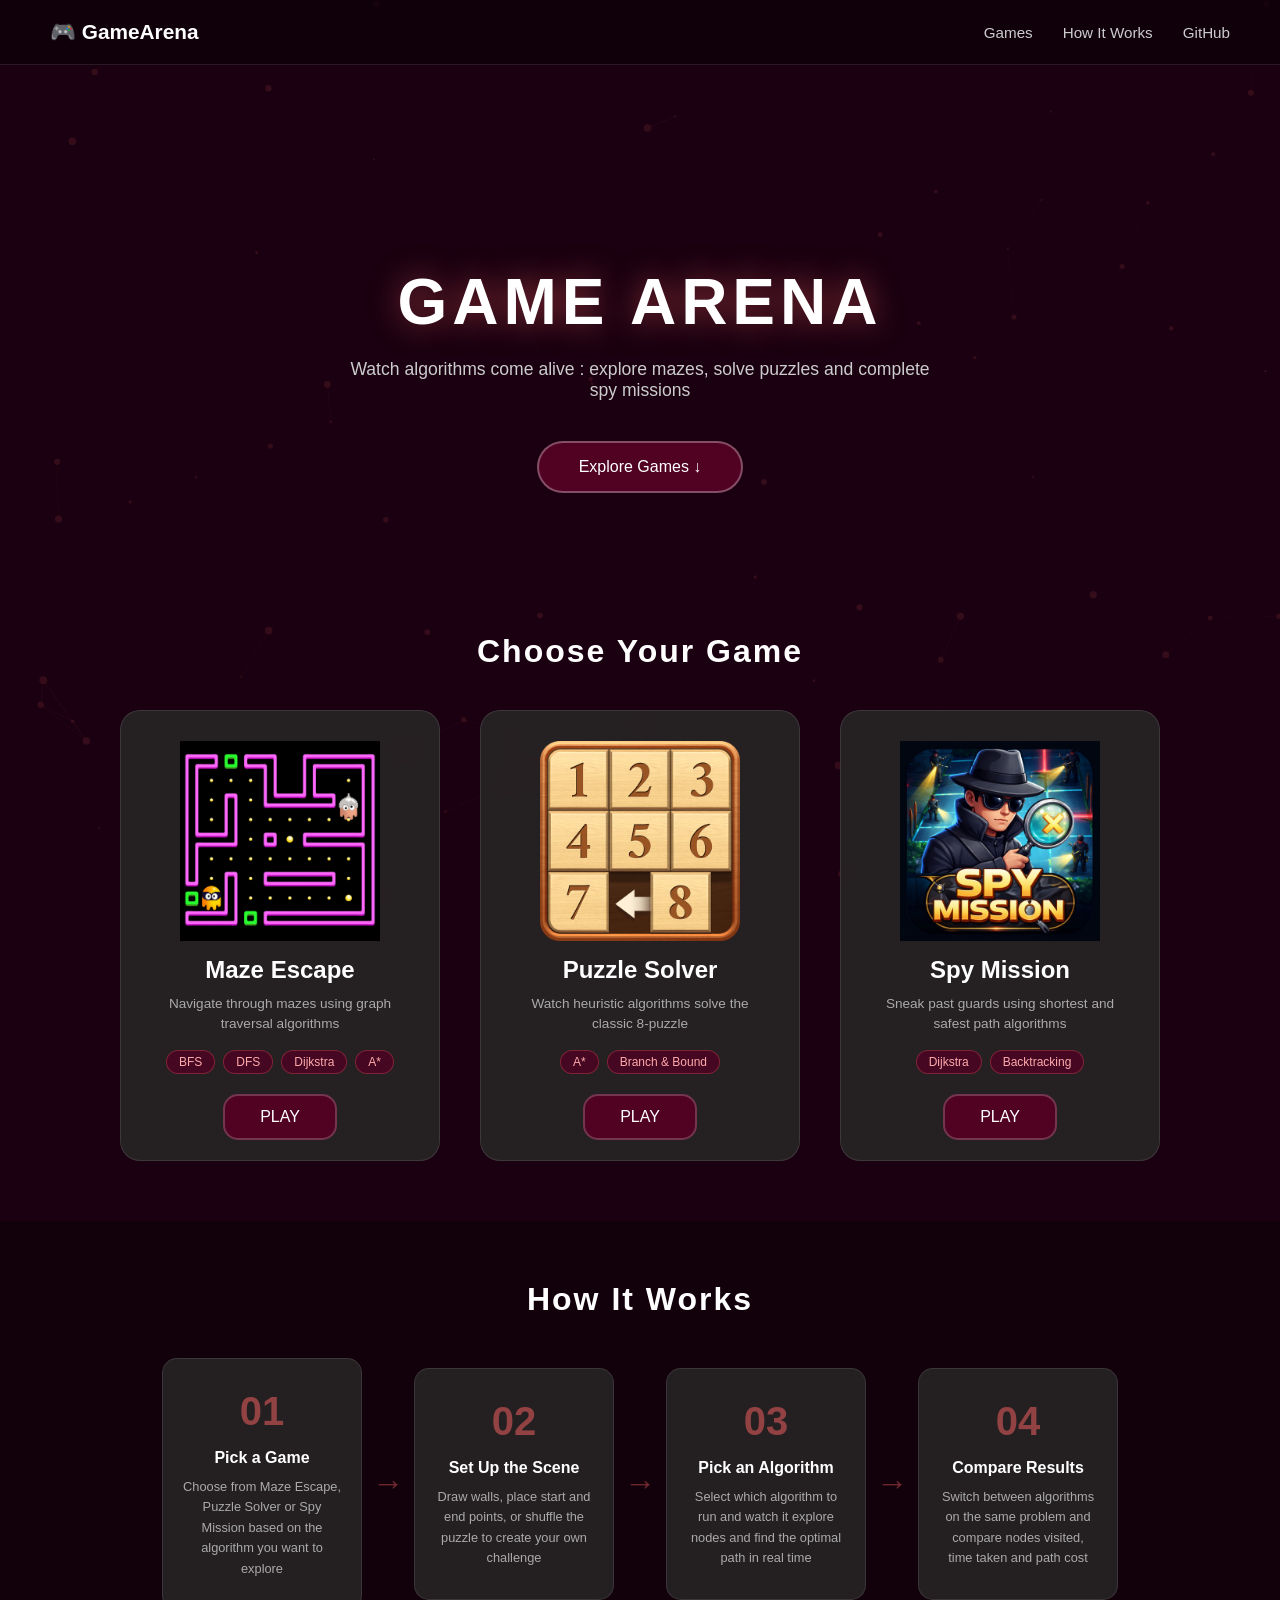
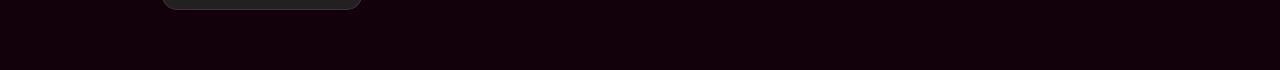
<file: index.html>
<!DOCTYPE html>
<html lang="en">
<head>
    <meta charset="UTF-8">
    <meta name="viewport" content="width=device-width, initial-scale=1.0">
    <title>GameArena</title>
    <link rel="stylesheet" href="style.css">
</head>
<body>

    <canvas id="bgCanvas"></canvas>

    
    <nav>
        <div class="navLeft">🎮 GameArena</div>
        <div class="navRight">
            <a href="#games">Games</a>
            <a href="#howitworks">How It Works</a>
            <a href="https://github.com/akanchhasin06/GameArena" target="_blank">GitHub</a>
        </div>
    </nav>

    
    <header>
        <h1>GAME ARENA</h1>
        <p>Watch algorithms come alive :
             explore mazes, solve puzzles and complete spy missions</p>
        <a href="#games"><button class="heroBtn">Explore Games ↓</button></a>
    </header>

    
    <section id="games">
        <h2 class="sectionTitle">Choose Your Game</h2>
        <div class="gamegrid">

            <div class="gamecard">
                <div class="cardTop">
                    
                </div>
                <img src="Maze Escape/unnamed.png" alt="Maze Escape" height="180px">
                <h2>Maze Escape</h2>
                <p class="cardDesc">Navigate through mazes using graph traversal algorithms</p>
                <div class="algoTags">
                    <span class="tag">BFS</span>
                    <span class="tag">DFS</span>
                    <span class="tag">Dijkstra</span>
                    <span class="tag">A*</span>
                </div>
                <a href="Maze Escape/maze.html"><button>PLAY</button></a>
            </div>

            <div class="gamecard">
                <div class="cardTop">
                    
                </div>
                <img src="Puzzle Solver/puzzle.png" alt="Puzzle Solver" height="180px">
                <h2>Puzzle Solver</h2>
                <p class="cardDesc">Watch heuristic algorithms solve the classic 8-puzzle</p>
                <div class="algoTags">
                    <span class="tag">A*</span>
                    <span class="tag">Branch & Bound</span>
                </div>
                <a href="Puzzle Solver/puzzleSol.html"><button>PLAY</button></a>
            </div>

            <div class="gamecard">
                <div class="cardTop">
                    
                </div>
                <img src="Spy Mission/spm.png" alt="Spy Mission" height="180px">
                <h2>Spy Mission</h2>
                <p class="cardDesc">Sneak past guards using shortest and safest path algorithms</p>
                <div class="algoTags">
                    <span class="tag">Dijkstra</span>
                    <span class="tag">Backtracking</span>
                </div>
                <a href="Spy Mission/spyMission.html"><button>PLAY</button></a>
            </div>

        </div>
    </section>

   
    <section id="howitworks">
        <h2 class="sectionTitle">How It Works</h2>
        <div class="stepsGrid">

            <div class="step">
                <div class="stepNumber">01</div>
                <h3>Pick a Game</h3>
                <p>Choose from Maze Escape, Puzzle Solver or Spy Mission based on the algorithm you want to explore</p>
            </div>

            <div class="stepArrow">→</div>

            <div class="step">
                <div class="stepNumber">02</div>
                <h3>Set Up the Scene</h3>
                <p>Draw walls, place start and end points, or shuffle the puzzle to create your own challenge</p>
            </div>

            <div class="stepArrow">→</div>

            <div class="step">
                <div class="stepNumber">03</div>
                <h3>Pick an Algorithm</h3>
                <p>Select which algorithm to run and watch it explore nodes and find the optimal path in real time</p>
            </div>

            <div class="stepArrow">→</div>

            <div class="step">
                <div class="stepNumber">04</div>
                <h3>Compare Results</h3>
                <p>Switch between algorithms on the same problem and compare nodes visited, time taken and path cost</p>
            </div>

        </div>
    </section>

    <!-- Footer -->
   

    <script src="script.js"></script>
</body>
</html>
</file>
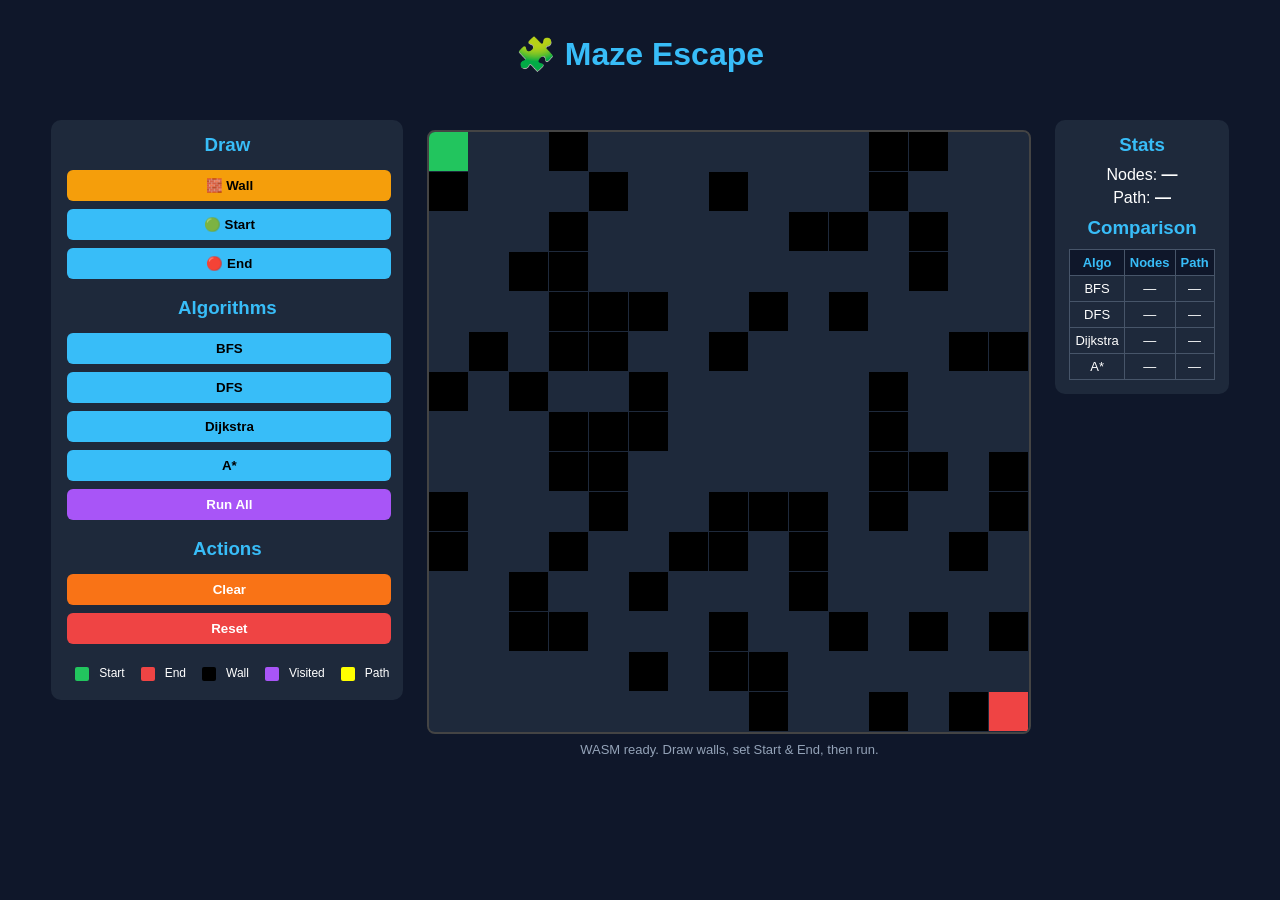
<file: Maze Escape/maze.html>
<!DOCTYPE html>
<html lang="en">
<head>
<meta charset="UTF-8">
<title>Maze Escape</title>
<link rel="stylesheet" href="maze.css">
<style>
  body { background:#0f172a; color:white; font-family:Arial; text-align:center; margin:0; padding:20px; }
  h1   { color:#38bdf8; margin-bottom:12px; }
  .container { display:flex; justify-content:center; align-items:flex-start; gap:24px; }
  .panel { background:#1e293b; padding:14px; border-radius:10px; min-width:160px; }
  .panel h3 { color:#38bdf8; margin:0 0 10px; }
  button { background:#38bdf8; border:none; color:#000; padding:8px 12px; margin:4px 2px;
           border-radius:6px; font-weight:bold; cursor:pointer; width:100%; }
  button:hover { background:#0ea5e9; }
  button.active { background:#f59e0b; }
  canvas { border:3px solid #38bdf8; cursor:crosshair; display:block; }
  table  { width:100%; border-collapse:collapse; margin-top:8px; font-size:13px; }
  td,th  { border:1px solid #475569; padding:5px; text-align:center; }
  th     { background:#0f172a; color:#38bdf8; }
  #msg   { margin-top:8px; font-size:13px; color:#94a3b8; min-height:18px; }
  .legend { display:flex; flex-wrap:wrap; gap:6px; margin-top:10px; font-size:12px; }
  .lbox  { width:14px; height:14px; display:inline-block; border-radius:2px; vertical-align:middle; margin-right:3px; }
</style>
</head>
<body>

<h1>🧩 Maze Escape</h1>

<div class="container">

  <!-- LEFT PANEL -->
  <div class="panel">
    <h3>Draw</h3>
    <button id="btnWall"  onclick="setMode('wall')">🧱 Wall</button>
    <button id="btnStart" onclick="setMode('start')">🟢 Start</button>
    <button id="btnEnd"   onclick="setMode('end')">🔴 End</button>

    <h3 style="margin-top:14px">Algorithms</h3>
    <button onclick="runAlgo('bfs')">BFS</button>
    <button onclick="runAlgo('dfs')">DFS</button>
    <button onclick="runAlgo('dijkstra')">Dijkstra</button>
    <button onclick="runAlgo('astar')">A*</button>
    <button onclick="runAll()" style="background:#a855f7;color:white">Run All</button>

    <h3 style="margin-top:14px">Actions</h3>
    <button onclick="clearVisited()" style="background:#f97316;color:white">Clear</button>
    <button onclick="resetMaze()"    style="background:#ef4444;color:white">Reset</button>

    <div class="legend" style="margin-top:14px">
      <div><span class="lbox" style="background:#22c55e"></span>Start</div>
      <div><span class="lbox" style="background:#ef4444"></span>End</div>
      <div><span class="lbox" style="background:#000"></span>Wall</div>
      <div><span class="lbox" style="background:#a855f7"></span>Visited</div>
      <div><span class="lbox" style="background:#ffff00"></span>Path</div>
    </div>
  </div>

  <!-- CANVAS -->
  <div>
    <canvas id="mycanvas" width="600" height="600"></canvas>
    <div id="msg">Click Start, place it, then End, then run an algorithm.</div>
  </div>

  <!-- RIGHT PANEL -->
  <div class="panel">
    <h3>Stats</h3>
    <p>Nodes: <strong id="nodesVisited">—</strong></p>
    <p>Path:  <strong id="pathLength">—</strong></p>

    <h3 style="margin-top:10px">Comparison</h3>
    <table>
      <tr><th>Algo</th><th>Nodes</th><th>Path</th></tr>
      <tr><td>BFS</td>     <td id="bfsNodes">—</td><td id="bfsPath">—</td></tr>
      <tr><td>DFS</td>     <td id="dfsNodes">—</td><td id="dfsPath">—</td></tr>
      <tr><td>Dijkstra</td><td id="dijNodes">—</td><td id="dijPath">—</td></tr>
      <tr><td>A*</td>      <td id="astarNodes">—</td><td id="astarPath">—</td></tr>
    </table>
  </div>

</div>

<!-- Single unified WASM module — all 4 algorithms inside -->
<script src="cpp/maze_algos.js"></script>
<script src="maze.js"></script>

</body>
</html>
</file>
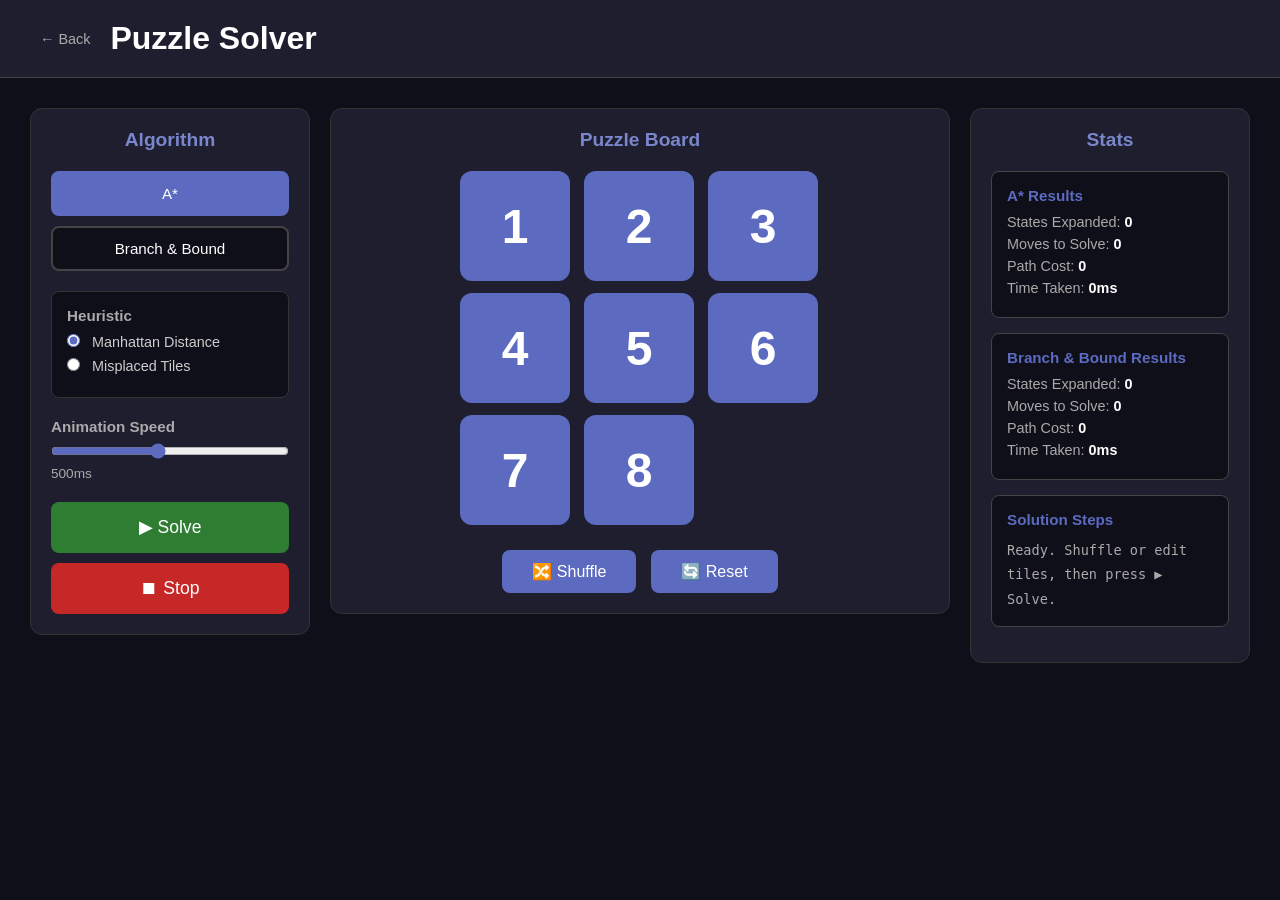
<file: Puzzle Solver/puzzleSol.html>
<!DOCTYPE html>
<html lang="en">
<head>
    <meta charset="UTF-8">
    <meta name="viewport" content="width=device-width, initial-scale=1.0">
    <title>Puzzle Solver</title>
    <link rel="stylesheet" href="puzzleSol.css">
</head>
<body>

    <header>
        <a href="../index.html">← Back</a>
        <H1>Puzzle Solver</H1>
    </header>

    <main>

        <!-- LEFT — Algorithm Controls -->
        <section class="algoControl">
            <h2>Algorithm</h2>

            <div class="agloSelect">
                <button class="algoButton active" onclick="selectALGO('A*')" id="Astarbtn">A*</button>
                <button class="algoButton" onclick="selectALGO('BranchBound')" id="BBbtn">Branch & Bound</button>
            </div>

            <div id="heuristicPanel">
                <h3>Heuristic</h3>
                <label>
                    <input type="radio" name="heuristic" value="manhattan" checked/>
                    Manhattan Distance
                </label>
                <label>
                    <input type="radio" name="heuristic" value="misplaced"/>
                    Misplaced Tiles
                </label>
            </div>

            <div class="speedControl">
                <h3>Animation Speed</h3>
                <input type="range" id="speedSlider" min="100" max="1000" value="500"/>
                <span id="speedLabel">500ms</span>
            </div>

            <button id="runBtn" onclick="runSolver()">▶ Solve</button>
            <button id="stopBtn" onclick="stopSolver()">⏹ Stop</button>

        </section>

        <!-- CENTER — Puzzle Board -->
        <section class="puzzleSection">
            <h2>Puzzle Board</h2>

            <div id="puzzleGrid">
                <input class="tile" type="number" min="0" max="8" value="1"/>
                <input class="tile" type="number" min="0" max="8" value="2"/>
                <input class="tile" type="number" min="0" max="8" value="3"/>
                <input class="tile" type="number" min="0" max="8" value="4"/>
                <input class="tile" type="number" min="0" max="8" value="5"/>
                <input class="tile" type="number" min="0" max="8" value="6"/>
                <input class="tile" type="number" min="0" max="8" value="7"/>
                <input class="tile" type="number" min="0" max="8" value="8"/>
                <input class="tile" type="number" min="0" max="8" value=""/>
            </div>

            <div class="BtnRow">
                <button onclick="shuffle()">🔀 Shuffle</button>
                <button onclick="reset()">🔄 Reset</button>
            </div>

        </section>

        <!-- RIGHT — Stats -->
        <section class="stats">
            <h2>Stats</h2>

            <div class="statBox" id="astarStats">
                <h3>A* Results</h3>
                <p>States Expanded: <span id="astarStates">0</span></p>
                <p>Moves to Solve: <span id="astarMoves">0</span></p>
                <p>Path Cost: <span id="astarCost">0</span></p>
                <p>Time Taken: <span id="astarTime">0ms</span></p>
            </div>

            <div class="statBox" id="bbStats">
                <h3>Branch & Bound Results</h3>
                <p>States Expanded: <span id="bbStates">0</span></p>
                <p>Moves to Solve: <span id="bbMoves">0</span></p>
                <p>Path Cost: <span id="bbCost">0</span></p>
                <p>Time Taken: <span id="bbTime">0ms</span></p>
            </div>

            <div class="statBox">
                <h3>Solution Steps</h3>
                <div id="solutionSteps">
                    Waiting to solve...
                </div>
            </div>

        </section>

    </main>

    <!-- Scripts — outside main, before closing body -->
    <script src="cpp/astar.js"></script>
    <script src="cpp/branchBound.js"></script>
    <script src="puzzleSol.js"></script>

</body>
</html>
</file>
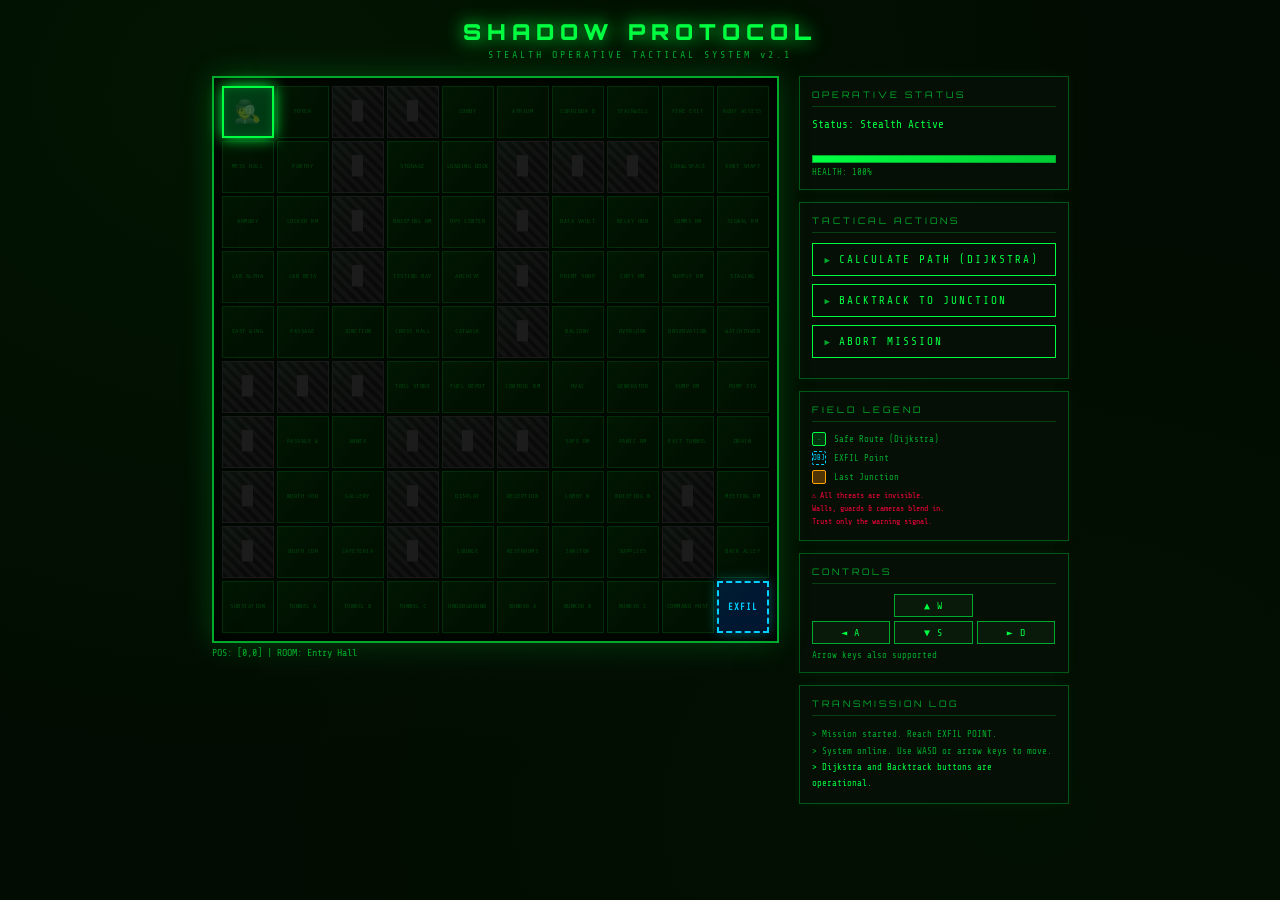
<file: Spy Mission/spyMission.html>
<!DOCTYPE html>
<html lang="en">
<head>
<meta charset="UTF-8">
<title>OPERATIVE: SHADOW PROTOCOL</title>
<style>
  @import url('https://fonts.googleapis.com/css2?family=Share+Tech+Mono&family=Orbitron:wght@400;700;900&display=swap');

  :root {
    --green: #00ff41;
    --dim-green: #00aa2b;
    --dark-green: #003311;
    --red: #ff003c;
    --yellow: #ffe600;
    --blue: #00cfff;
    --bg: #020c02;
    --panel: #050f05;
    --grid-bg: #010801;
    --cell-border: rgba(0,255,65,0.12);
  }

  * { box-sizing: border-box; margin: 0; padding: 0; }

  body {
    background: var(--bg);
    color: var(--green);
    font-family: 'Share Tech Mono', monospace;
    min-height: 100vh;
    display: flex;
    flex-direction: column;
    align-items: center;
    justify-content: flex-start;
    padding: 18px 10px 30px;
    background-image:
      radial-gradient(ellipse at 20% 10%, rgba(0,60,0,0.18) 0%, transparent 60%),
      radial-gradient(ellipse at 80% 90%, rgba(0,40,0,0.14) 0%, transparent 55%);
  }

  h1 {
    font-family: 'Orbitron', monospace;
    font-weight: 900;
    font-size: clamp(14px, 3vw, 22px);
    letter-spacing: 6px;
    color: var(--green);
    text-shadow: 0 0 18px var(--green), 0 0 40px rgba(0,255,65,0.3);
    margin-bottom: 4px;
  }

  .subtitle {
    font-size: 10px;
    letter-spacing: 3px;
    color: var(--dim-green);
    margin-bottom: 16px;
  }

  #main-layout {
    display: flex;
    gap: 20px;
    align-items: flex-start;
    flex-wrap: wrap;
    justify-content: center;
  }


  #grid-container {
    display: grid;
    grid-template-columns: repeat(10, 52px);
    grid-template-rows: repeat(10, 52px);
    gap: 3px;
    background: var(--grid-bg);
    border: 2px solid var(--dim-green);
    padding: 8px;
    box-shadow: 0 0 30px rgba(0,255,65,0.2), inset 0 0 20px rgba(0,0,0,0.8);
    position: relative;
  }

  .cell {
    width: 52px; height: 52px;
    border: 1px solid var(--cell-border);
    display: flex; align-items: center; justify-content: center;
    font-size: 7px;
    color: rgba(0,255,65,0.25);
    background: rgba(0,30,0,0.4);
    transition: background 0.25s, box-shadow 0.25s;
    text-align: center;
    line-height: 1.2;
    cursor: default;
    position: relative;
    overflow: hidden;
  }

  .cell::before {
    content: '';
    position: absolute; inset: 0;
    background: linear-gradient(135deg, rgba(0,255,65,0.03) 0%, transparent 60%);
    pointer-events: none;
  }
  .cell .room-name {
    font-size: 6px;
    color: rgba(0,255,65,0.22);
    text-transform: uppercase;
    letter-spacing: 0.5px;
    text-align: center;
    padding: 2px;
  }

  /* Wall */
  .cell.wall {
    background: repeating-linear-gradient(
      45deg,
      #0a0a0a 0px, #0a0a0a 4px,
      #111 4px, #111 8px
    ) !important;
    border-color: #1a1a1a !important;
    color: #222;
    cursor: not-allowed;
  }
  .cell.wall::after {
    content: '█';
    font-size: 18px;
    color: #1c1c1c;
    position: absolute;
  }

  .cell.spy {
    background: rgba(0,80,30,0.7) !important;
    border: 2px solid var(--green) !important;
    box-shadow: 0 0 14px var(--green), inset 0 0 8px rgba(0,255,65,0.2);
    font-size: 22px;
    z-index: 5;
  }

  .cell.guard {
    background: rgba(80,0,0,0.8) !important;
    border: 1px solid var(--red) !important;
    box-shadow: 0 0 10px rgba(255,0,60,0.4);
    font-size: 18px;
  }

  .cell.camera {
    background: rgba(60,50,0,0.7) !important;
    border: 1px solid var(--yellow) !important;
    box-shadow: 0 0 8px rgba(255,230,0,0.3);
    font-size: 18px;
  }
  .cell.exit {
    background: rgba(0,30,70,0.7) !important;
    border: 2px dashed var(--blue) !important;
    box-shadow: 0 0 12px rgba(0,207,255,0.35);
    color: var(--blue);
    font-size: 9px;
    font-weight: bold;
    letter-spacing: 1px;
  }

  .cell.path {
    background: rgba(0,255,65,0.13) !important;
    box-shadow: inset 0 0 8px rgba(0,255,65,0.25);
  }
  .cell.path .room-name { color: rgba(0,255,65,0.5); }
  .cell.path::after {
    content: '·';
    position: absolute;
    font-size: 28px;
    color: rgba(0,255,65,0.45);
    line-height: 1;
  }
  .cell.danger-pulse {
    animation: dangerPulse 0.5s ease infinite alternate;
  }
  @keyframes dangerPulse {
    from { background: rgba(80,0,0,0.3); }
    to   { background: rgba(160,0,0,0.5); }
  }
  .cell.junction-hint {
    background: rgba(255,140,0,0.3) !important;
    border: 2px solid orange !important;
    box-shadow: 0 0 12px orange;
    animation: junctionPulse 0.8s ease infinite alternate;
  }
  @keyframes junctionPulse {
    from { box-shadow: 0 0 8px orange; }
    to   { box-shadow: 0 0 22px orange; }
  }
  #sidebar { width: 270px; display: flex; flex-direction: column; gap: 12px; }

  .panel {
    border: 1px solid rgba(0,255,65,0.3);
    padding: 12px;
    background: var(--panel);
    box-shadow: 0 0 10px rgba(0,255,65,0.05);
  }

  .panel-title {
    font-family: 'Orbitron', monospace;
    font-size: 9px;
    letter-spacing: 3px;
    color: var(--dim-green);
    border-bottom: 1px solid rgba(0,255,65,0.2);
    padding-bottom: 6px;
    margin-bottom: 10px;
    text-transform: uppercase;
  }

  #status-msg {
    font-size: 11px;
    min-height: 32px;
    line-height: 1.5;
    color: var(--green);
  }

  #status-msg.alert {
    color: var(--red);
    animation: blink 0.6s infinite;
    font-weight: bold;
  }

  @keyframes blink { 50% { opacity: 0.3; } }

  #log-panel {
    font-size: 9px;
    max-height: 120px;
    overflow-y: auto;
    color: var(--dim-green);
    line-height: 1.8;
  }
  #log-panel div:last-child { color: var(--green); }

  #health-bar {
    height: 8px;
    background: #0a200a;
    border: 1px solid var(--dim-green);
    margin-top: 6px;
    position: relative;
    overflow: hidden;
  }
  #health-fill {
    height: 100%;
    background: linear-gradient(90deg, #00ff41, #00cc33);
    transition: width 0.4s ease, background 0.4s;
    box-shadow: 0 0 6px var(--green);
  }

  .btn {
    display: block; width: 100%;
    background: transparent;
    color: var(--green);
    border: 1px solid var(--green);
    font-family: 'Share Tech Mono', monospace;
    font-size: 11px;
    letter-spacing: 2px;
    padding: 9px 12px;
    cursor: pointer;
    text-align: left;
    transition: all 0.2s;
    margin-bottom: 8px;
    position: relative;
    overflow: hidden;
  }
  .btn::before {
    content: '▶ ';
    font-size: 9px;
    color: var(--dim-green);
  }
  .btn:hover {
    background: rgba(0,255,65,0.1);
    box-shadow: 0 0 14px rgba(0,255,65,0.3);
    text-shadow: 0 0 8px var(--green);
  }
  .btn:active { transform: scale(0.98); }
  .btn.disabled { opacity: 0.35; cursor: not-allowed; }

  
  .legend-row { display: flex; align-items: center; gap: 8px; font-size: 9px; margin-bottom: 5px; color: var(--dim-green); }
  .legend-dot { width: 14px; height: 14px; border-radius: 2px; flex-shrink: 0; display:flex; align-items:center; justify-content:center; font-size: 11px; }

  .key-grid { display: grid; grid-template-columns: repeat(3, 1fr); gap: 4px; margin-top: 6px; }
  .key {
    background: #0a1a0a; border: 1px solid var(--dim-green);
    text-align: center; padding: 5px 2px; font-size: 10px;
    color: var(--green); letter-spacing: 1px;
  }
  .key.blank { opacity: 0; pointer-events: none; }

  #coord-display { font-size: 10px; color: var(--dim-green); margin-top: 4px; }
</style>
</head>
<body>

<h1>SHADOW PROTOCOL</h1>
<div class="subtitle">STEALTH OPERATIVE TACTICAL SYSTEM v2.1</div>

<div id="main-layout">
  <div>
    <div id="grid-container"></div>
    <div id="coord-display">POS: — &nbsp;|&nbsp; ROOM: —</div>
  </div>

  <div id="sidebar">
    <div class="panel">
      <div class="panel-title">Operative Status</div>
      <div id="status-msg">Status: Stealth Active</div>
      <div id="health-bar"><div id="health-fill" style="width:100%"></div></div>
      <div style="font-size:9px; margin-top:4px; color:var(--dim-green);">HEALTH: <span id="health-val">100</span>%</div>
    </div>

    <div class="panel">
      <div class="panel-title">Tactical Actions</div>
      <button class="btn" id="dijkstra-btn">CALCULATE PATH (DIJKSTRA)</button>
      <button class="btn" id="backtrack-btn">BACKTRACK TO JUNCTION</button>
      <button class="btn" id="reset-btn">ABORT MISSION</button>
    </div>

    <div class="panel">
      <div class="panel-title">Field Legend</div>
      <div class="legend-row"><div class="legend-dot" style="background:rgba(0,255,65,0.15);border:1px solid var(--green);">·</div> Safe Route (Dijkstra)</div>
      <div class="legend-row"><div class="legend-dot" style="border:1px dashed var(--blue);font-size:7px;color:var(--blue);">OBJ</div> EXFIL Point</div>
      <div class="legend-row"><div class="legend-dot" style="background:rgba(255,140,0,0.3);border:1px solid orange;"></div> Last Junction</div>
      <div style="font-size:8px;color:var(--red);margin-top:6px;line-height:1.6;">⚠ All threats are invisible.<br>Walls, guards &amp; cameras blend in.<br>Trust only the warning signal.</div>
    </div>

    <div class="panel">
      <div class="panel-title">Controls</div>
      <div class="key-grid">
        <div class="key blank"></div><div class="key">▲ W</div><div class="key blank"></div>
        <div class="key">◄ A</div><div class="key">▼ S</div><div class="key">► D</div>
      </div>
      <div style="font-size:9px; color:var(--dim-green); margin-top:6px;">Arrow keys also supported</div>
    </div>

    <div class="panel">
      <div class="panel-title">Transmission Log</div>
      <div id="log-panel"></div>
    </div>
  </div>
</div>

<script>

const ROOM_NAMES = {
  0:'Entry Hall',   1:'Foyer',        2:'Guard Post',   3:'Corridor A',   4:'Lobby',
  5:'Atrium',       6:'Corridor B',   7:'Stairwell',    8:'Fire Exit',    9:'Roof Access',
  10:'Mess Hall',   11:'Pantry',      12:'Kitchen',     13:'Storage',     14:'Loading Dock',
  15:'Boiler Room', 16:'Utility A',   17:'Shaft',       18:'Crawlspace',  19:'Vent Shaft',
  20:'Armory',      21:'Locker Rm',   22:'Barracks',    23:'Briefing Rm', 24:'Ops Center',
  25:'Server Farm', 26:'Data Vault',  27:'Relay Hub',   28:'Comms Rm',    29:'Signal Rm',
  30:'Lab Alpha',   31:'Lab Beta',    32:'Clean Room',  33:'Testing Bay',  34:'Archive',
  35:'Filing Rm',   36:'Print Shop',  37:'Copy Rm',     38:'Supply Rm',   39:'Staging',
  40:'East Wing',   41:'Passage',     42:'Junction',    43:'Cross Hall',  44:'Catwalk',
  45:'Mezzanine',   46:'Balcony',     47:'Overlook',    48:'Observation', 49:'Watchtower',
  50:'Garage',      51:'Motor Pool',  52:'Workshop',    53:'Tool Store',  54:'Fuel Depot',
  55:'Control Rm',  56:'HVAC',        57:'Generator',   58:'Sump Rm',     59:'Pump Sta',
  60:'West Hall',   61:'Passage W',   62:'Annex',       63:'Chamber',     64:'Vault A',
  65:'Vault B',     66:'Safe Rm',     67:'Panic Rm',    68:'Exit Tunnel', 69:'Drain',
  70:'North Hall',  71:'North Cor',   72:'Gallery',     73:'Museum Rm',   74:'Display',
  75:'Reception',   76:'Lobby N',     77:'Briefing N',  78:'Debrief',     79:'Meeting Rm',
  80:'South Hall',  81:'South Cor',   82:'Cafeteria',   83:'Break Rm',    84:'Lounge',
  85:'Restrooms',   86:'Janitor',     87:'Supplies',    88:'Rear Exit',   89:'Back Alley',
  90:'Substation',  91:'Tunnel A',    92:'Tunnel B',    93:'Tunnel C',    94:'Underground',
  95:'Bunker A',    96:'Bunker B',    97:'Bunker C',    98:'Command Post', 99:'EXFIL POINT',
};

const GRID = 10;
const EMPTY  = 0;
const WALL   = 1;
const GUARD  = 'G';
const CAMERA = 'C';
const EXIT   = 'E';

let state = {
  grid: [],
  spyPos: {x:0, y:0},
  exitPos: {x:9, y:9},
  health: 100,
  isOver: false,
  dijkstraPath: [],    
  visitedPath: [],     
  junctionHighlight: -1,
  patrolTimer: null,
};


const WALL_CELLS = new Set([
  2,3,               
  12,22,32,         
  15,16,17,          
  25,35,45,          
  50,51,52,         
  60,70,80,          
  63,64,65,         
  73,83,             
  78,88,             
]);

function initGame() {
  state.grid = Array.from({length:GRID}, () => Array(GRID).fill(EMPTY));
  state.spyPos = {x:0, y:0};
  state.exitPos = {x:9, y:9};
  state.health = 100;
  state.isOver = false;
  state.dijkstraPath = [];
  state.visitedPath = [{x:0,y:0}];
  state.junctionHighlight = -1;

  WALL_CELLS.forEach(idx => {
    const wy = Math.floor(idx/GRID), wx = idx%GRID;
    if (!(wx===0&&wy===0) && !(wx===9&&wy===9)) {
      state.grid[wy][wx] = WALL;
    }
  });

  const entities = [
    {t:GUARD,  x:4, y:2},
    {t:GUARD,  x:7, y:5},
    {t:GUARD,  x:2, y:7},
    {t:CAMERA, x:6, y:1},
    {t:CAMERA, x:1, y:5},
    {t:CAMERA, x:8, y:8},
  ];
  entities.forEach(e => {
    if (state.grid[e.y][e.x] === EMPTY) state.grid[e.y][e.x] = e.t;
  });

  state.grid[9][9] = EXIT;

  if (state.patrolTimer) clearInterval(state.patrolTimer);
  state.patrolTimer = setInterval(patrolEntities, 2800);

  renderAll();
  log('Mission started. Reach EXFIL POINT.');
}

function dijkstra(startX, startY, endX, endY) {
  const INF = 1e9;
  const dist = Array.from({length:GRID}, () => Array(GRID).fill(INF));
  const parent = Array.from({length:GRID}, () => Array(GRID).fill(null));
  
  const pq = [];
  dist[startY][startX] = 0;
  pq.push({x:startX, y:startY, cost:0});

  const dirs = [{dx:1,dy:0},{dx:-1,dy:0},{dx:0,dy:1},{dx:0,dy:-1}];

  while (pq.length) {
    pq.sort((a,b)=>a.cost-b.cost);
    const {x, y, cost} = pq.shift();
    if (x===endX && y===endY) break;
    if (cost > dist[y][x]) continue;

    for (const {dx,dy} of dirs) {
      const nx=x+dx, ny=y+dy;
      if (nx<0||nx>=GRID||ny<0||ny>=GRID) continue;
      const cell = state.grid[ny][nx];
      if (cell === WALL) continue;
      let step = 1;
      if (cell === GUARD)  step = 60;
      if (cell === CAMERA) step = 25;
      const nc = cost + step;
      if (nc < dist[ny][nx]) {
        dist[ny][nx] = nc;
        parent[ny][nx] = {x, y};
        pq.push({x:nx, y:ny, cost:nc});
      }
    }
  }

  if (dist[endY][endX] === INF) return []; 
  const path = [];
  let cur = {x:endX, y:endY};
  while (cur) {
    path.push(cur.y*GRID + cur.x);
    const p = parent[cur.y][cur.x];
    cur = p;
  }
  return path.reverse();
}

function countOpenNeighbours(x, y) {
  const dirs = [{dx:1,dy:0},{dx:-1,dy:0},{dx:0,dy:1},{dx:0,dy:-1}];
  let count = 0;
  for (const {dx,dy} of dirs) {
    const nx=x+dx, ny=y+dy;
    if (nx<0||nx>=GRID||ny<0||ny>=GRID) continue;
    if (state.grid[ny][nx] !== WALL) count++;
  }
  return count;
}

function findLastJunction() {
  
  for (let i = state.visitedPath.length-2; i >= 0; i--) {
    const {x, y} = state.visitedPath[i];
    if (countOpenNeighbours(x, y) >= 3) return i;
  }
  return 0; 
}

function patrolEntities() {
  if (state.isOver) return;
  const newGrid = state.grid.map(r=>[...r]);
  const dirs = [{dx:1,dy:0},{dx:-1,dy:0},{dx:0,dy:1},{dx:0,dy:-1}];

  for (let y=0; y<GRID; y++) {
    for (let x=0; x<GRID; x++) {
      const c = state.grid[y][x];
      if (c !== GUARD && c !== CAMERA) continue;
      const valid = dirs.filter(({dx,dy})=>{
        const nx=x+dx, ny=y+dy;
        return nx>=0&&nx<GRID&&ny>=0&&ny<GRID&&state.grid[ny][nx]===EMPTY;
      });
      if (valid.length===0) continue;
      const {dx,dy} = valid[Math.floor(Math.random()*valid.length)];
      newGrid[y+dy][x+dx] = c;
      newGrid[y][x] = EMPTY;
    }
  }
  state.grid = newGrid;
  state.dijkstraPath = []; 
  renderAll();
}

function moveSpy(dx, dy) {
  if (state.isOver) return;
  const nx = state.spyPos.x + dx;
  const ny = state.spyPos.y + dy;
  if (nx<0||nx>=GRID||ny<0||ny>=GRID) return;

  const target = state.grid[ny][nx];
  if (target === WALL) {
    log('Movement blocked.');
    return;
  }

  state.junctionHighlight = -1;
  state.spyPos = {x:nx, y:ny};

  state.visitedPath.push({x:nx, y:ny});
  if (state.visitedPath.length > 30) state.visitedPath.shift();

  if (target === GUARD)  { state.health = Math.max(0, state.health-35); log('💂 CAUGHT by guard!'); }
  if (target === CAMERA) { state.health = Math.max(0, state.health-15); log('📷 Spotted by camera!'); }

  renderAll();

  if (target === GUARD && state.health <= 0)  { endGame('TERMINATED — Guard eliminated operative.'); return; }
  if (target === CAMERA && state.health <= 0) { endGame('CAPTURED — Camera flagged operative.'); return; }
  if (nx===9 && ny===9) { endGame('✅ MISSION SUCCESS — Data extracted!', true); return; }
}


function renderAll() {
  const container = document.getElementById('grid-container');
  if (!container) return;
  container.innerHTML = '';

  for (let y=0; y<GRID; y++) {
    for (let x=0; x<GRID; x++) {
      const idx = y*GRID+x;
      const cell = document.createElement('div');
      cell.className = 'cell';
      const val = state.grid[y][x];

      const isSpy = (x===state.spyPos.x && y===state.spyPos.y);

      if (val === WALL) {
        cell.classList.add('wall');
      } else if (isSpy) {
        cell.classList.add('spy');
        cell.textContent = '🕵️';
      } else if (val === GUARD || val === CAMERA) {
    
        if (state.dijkstraPath.includes(idx)) cell.classList.add('path');
        const nameDiv = document.createElement('div');
        nameDiv.className = 'room-name';
        nameDiv.textContent = ROOM_NAMES[idx] || `R${idx}`;
        cell.appendChild(nameDiv);
      } else if (val === WALL) {
     
        const nameDiv = document.createElement('div');
        nameDiv.className = 'room-name';
        nameDiv.textContent = ROOM_NAMES[idx] || `R${idx}`;
        cell.appendChild(nameDiv);
      } else if (val === EXIT) {
        cell.classList.add('exit');
        cell.textContent = 'EXFIL';
      } else {
        if (state.dijkstraPath.includes(idx)) {
          cell.classList.add('path');
        }
        const nameDiv = document.createElement('div');
        nameDiv.className = 'room-name';
        nameDiv.textContent = ROOM_NAMES[idx] || `R${idx}`;
        cell.appendChild(nameDiv);
      }
      if (state.junctionHighlight >= 0) {
        const jp = state.visitedPath[state.junctionHighlight];
        if (jp && jp.x===x && jp.y===y && !isSpy) {
          cell.classList.add('junction-hint');
        }
      }

      container.appendChild(cell);
    }
  }

  updateHUD();
}

function updateHUD() {

  const {x:sx, y:sy} = state.spyPos;
  const msg = document.getElementById('status-msg');
  let nearThreat = false;
  for (let i=-1;i<=1;i++) for(let j=-1;j<=1;j++) {
    const cy=sy+i, cx=sx+j;
    if (cy>=0&&cy<GRID&&cx>=0&&cx<GRID) {
      if (state.grid[cy][cx]===GUARD||state.grid[cy][cx]===CAMERA) nearThreat=true;
    }
  }
  if (nearThreat) {
    msg.className = 'alert';
    msg.innerHTML = ' PROXIMITY ALERT — ENEMY DETECTED';
  } else {
    msg.className = '';
    msg.textContent = 'Status: Stealth Active';
  }
  const fill = document.getElementById('health-fill');
  const val  = document.getElementById('health-val');
  if (fill) {
    fill.style.width = state.health+'%';
    fill.style.background = state.health>50 ? 'linear-gradient(90deg,#00ff41,#00cc33)' :
                            state.health>25 ? 'linear-gradient(90deg,#ffcc00,#ff8800)' :
                                              'linear-gradient(90deg,#ff003c,#cc0022)';
  }
  if (val) val.textContent = state.health;

  const cd = document.getElementById('coord-display');
  if (cd) {
    const idx = sy*GRID+sx;
    cd.textContent = `POS: [${sx},${sy}]  |  ROOM: ${ROOM_NAMES[idx]||'Unknown'}`;
  }
}


function log(msg) {
  const panel = document.getElementById('log-panel');
  if (!panel) return;
  const d = document.createElement('div');
  d.textContent = '> ' + msg;
  panel.appendChild(d);
  panel.scrollTop = panel.scrollHeight;
  
  while (panel.children.length > 20) panel.removeChild(panel.firstChild);
}

function endGame(msg, success=false) {
  state.isOver = true;
  clearInterval(state.patrolTimer);
  log(msg);
  setTimeout(()=>{
    if (confirm(msg + '\n\nRestart mission?')) initGame();
  }, 200);
}

document.getElementById('dijkstra-btn').onclick = () => {
  if (state.isOver) return;
  const {x:sx, y:sy} = state.spyPos;
  const path = dijkstra(sx, sy, 9, 9);
  if (path.length === 0) {
    log('⚡ No clear path to EXFIL — all routes blocked.');
  } else {
    state.dijkstraPath = path;
    log(`📡 Route calculated — ${path.length} steps to EXFIL.`);
  }
  state.junctionHighlight = -1;
  renderAll();
};

document.getElementById('backtrack-btn').onclick = () => {
  if (state.isOver) return;
  if (state.visitedPath.length < 2) {
    log('No history to backtrack through.');
    return;
  }
  const ji = findLastJunction();
  if (ji < 0) {
    log('No junction found in recent path.');
    return;
  }
  const jp = state.visitedPath[ji];
  state.junctionHighlight = ji;
  state.dijkstraPath = [];
  log(`🔁 Last junction: ${ROOM_NAMES[jp.y*GRID+jp.x]} [${jp.x},${jp.y}] — highlighted in orange.`);
  renderAll();
};

document.getElementById('reset-btn').onclick = () => {
  if (confirm('Abort mission and restart?')) initGame();
};

window.onkeydown = (e) => {
  const map = {
    ArrowUp:   [0,-1], ArrowDown: [0,1], ArrowLeft: [-1,0], ArrowRight: [1,0],
    w: [0,-1], s: [0,1], a: [-1,0], d: [1,0],
    W: [0,-1], S: [0,1], A: [-1,0], D: [1,0],
  };
  if (map[e.key]) {
    e.preventDefault();
    moveSpy(...map[e.key]);
  }
};

initGame();
log('System online. Use WASD or arrow keys to move.');
log('Dijkstra and Backtrack buttons are operational.');
</script>
</body>
</html>
</file>
<file: style.css>
* {
    margin: 0;
    padding: 0;
    box-sizing: border-box;
}

body {
    font-family: 'Poppins', sans-serif;
    background-color: #1a0010;
    color: white;
    text-align: center;
    overflow-x: hidden;
}


#bgCanvas {
    position: fixed;
    top: 0;
    left: 0;
    width: 100%;
    height: 100%;
    z-index: 0;
    opacity: 0.15;
}


nav, header, section, footer {
    position: relative;
    z-index: 1;
}

nav {
    display: flex;
    justify-content: space-between;
    align-items: center;
    padding: 20px 50px;
    background-color: rgba(0,0,0,0.4);
    border-bottom: 1px solid rgba(255,255,255,0.1);
    backdrop-filter: blur(10px);
    position: sticky;
    top: 0;
    z-index: 100;
}

.navLeft {
    font-size: 1.3rem;
    font-weight: bold;
    color: white;
}

.navRight {
    display: flex;
    gap: 30px;
}

.navRight a {
    color: #ccc;
    text-decoration: none;
    font-size: 0.95rem;
    transition: color 0.2s;
}

.navRight a:hover {
    color: white;
}


header {
    padding: 200px 50px 80px;
}

header h1 {
    font-size: 4rem;
    margin-bottom: 20px;
    letter-spacing: 5px;
    text-shadow: 0 0 30px rgba(255,100,100,0.5);
}

header p {
    font-size: 1.1rem;
    color: #ccc;
    margin-bottom: 40px;
    max-width: 600px;
    margin-left: auto;
    margin-right: auto;
}

.heroBtn {
    padding: 15px 40px;
    background-color: rgb(81, 2, 35);
    color: white;
    border: 2px solid rgba(255,255,255,0.3);
    border-radius: 30px;
    font-size: 1rem;
    cursor: pointer;
    transition: all 0.3s;
}

.heroBtn:hover {
    background-color: white;
    color: rgb(81, 2, 35);
}

.sectionTitle {
    font-size: 2rem;
    margin-bottom: 40px;
    color: white;
    letter-spacing: 2px;
}

#games {
    padding: 60px 50px;
}

.gamegrid {
    display: flex;
    justify-content: center;
    gap: 40px;
    flex-wrap: wrap;
}

.gamecard {
    background-color: rgba(40, 38, 38, 0.85);
    backdrop-filter: blur(10px);
    color: white;
    width: 320px;
    display: flex;
    flex-direction: column;
    align-items: center;
    border-radius: 20px;
    padding: 20px;
    border: 1px solid rgba(255,255,255,0.1);
    transition: transform 0.3s, border-color 0.3s;
}

.gamecard:hover {
    transform: translateY(-8px);
    border-color: rgba(255,100,100,0.5);
}

.cardTop {
    width: 100%;
    display: flex;
    justify-content: flex-end;
    margin-bottom: 10px;
}


.difficulty {
    padding: 4px 12px;
    border-radius: 20px;
    font-size: 0.75rem;
    font-weight: bold;
}

.easy { background-color: #2e7d32; }
.medium { background-color: #e65100; }
.hard { background-color: #c62828; }

.gamecard img {
    border-radius: 10px;
    margin-bottom: 15px;
    width: 100%;
    height: 200px;
    object-fit: contain;    
    background-color: transparent;
}

.gamecard h2 {
    font-size: 1.5rem;
    margin-bottom: 10px;
}

.cardDesc {
    font-size: 0.85rem;
    color: #aaa;
    margin-bottom: 15px;
    padding: 0 10px;
    line-height: 1.5;
}


.algoTags {
    display: flex;
    gap: 8px;
    flex-wrap: wrap;
    justify-content: center;
    margin-bottom: 20px;
}

.tag {
    background-color: rgba(81, 2, 35, 0.8);
    border: 1px solid rgba(255,100,100,0.3);
    padding: 4px 12px;
    border-radius: 20px;
    font-size: 0.75rem;
    color: #ffaaaa;
}

.gamecard button {
    padding: 12px 35px;
    background-color: rgb(81, 2, 35);
    color: white;
    border: 2px solid rgba(255,255,255,0.2);
    border-radius: 15px;
    font-size: 1rem;
    cursor: pointer;
    transition: all 0.3s;
    width: 100%;
}

.gamecard button:hover {
    background-color: white;
    color: rgb(81, 2, 35);
}


#howitworks {
    padding: 60px 50px;
    background-color: rgba(0,0,0,0.3);
}

.stepsGrid {
    display: flex;
    justify-content: center;
    align-items: center;
    gap: 10px;
    flex-wrap: wrap;
}

.step {
    background-color: rgba(40,38,38,0.85);
    border: 1px solid rgba(255,255,255,0.1);
    border-radius: 15px;
    padding: 30px 20px;
    width: 200px;
    text-align: center;
}

.stepNumber {
    font-size: 2.5rem;
    font-weight: bold;
    color: rgba(255,100,100,0.5);
    margin-bottom: 15px;
}

.step h3 {
    font-size: 1rem;
    margin-bottom: 10px;
}

.step p {
    font-size: 0.8rem;
    color: #aaa;
    line-height: 1.6;
}

.stepArrow {
    font-size: 2rem;
    color: rgba(255,100,100,0.4);
}


footer {
    padding: 30px;
    background-color: rgba(0,0,0,0.4);
    border-top: 1px solid rgba(255,255,255,0.1);
}

footer p {
    color: #aaa;
    font-size: 0.9rem;
    margin-bottom: 5px;
}

.footerSub {
    font-size: 0.8rem !important;
    color: #666 !important;
}
</file>
<file: Maze Escape/maze.css>
* {
    margin: 0;
    padding: 0;
    box-sizing: border-box;
}

body {
    font-family: Arial, sans-serif;
    background-color: #0f0f1a;
    color: white;
    min-height: 100vh;
}

header {
    padding: 20px 40px;
    background-color: #1e1e2f;
    border-bottom: 1px solid #444;
    display: flex;
    align-items: center;
    gap: 20px;
}

header a {
    color: #aaa;
    text-decoration: none;
    font-size: 0.9rem;
}

header h1 {
    font-size: 1.8rem;
}

main {
    display: grid;
    grid-template-columns: 220px 1fr 220px;
    gap: 20px;
    padding: 20px;
    min-height: calc(100vh - 70px);
    align-items: start;
}

/* ═══════════════════════
   SECTIONS
═══════════════════════ */

body {
    margin: 0;
    font-family: 'Segoe UI', sans-serif;
    background: #0f172a;
    color: white;
}

/* ===== HEADER ===== */
h1 {
    text-align: center;
    padding: 15px;
    color: #38bdf8;
}

/* ===== MAIN LAYOUT ===== */
.container {
    display: flex;
    justify-content: center;
    align-items: flex-start;
    gap: 20px;
    padding: 20px;
}

/* ===== LEFT PANEL ===== */
.controls {
    background: #1e293b;
    padding: 15px;
    border-radius: 10px;
    width: 180px;
}

.controls button {
    width: 100%;
    margin: 5px 0;
}

/* ===== CANVAS ===== */
.canvas-container {
    text-align: center;
}

canvas {
    border: 3px solid #38bdf8;
    background: #1e293b;
}

/* ===== RIGHT PANEL ===== */
.dashboard {
    background: #1e293b;
    padding: 15px;
    border-radius: 10px;
    width: 220px;
}

/* ===== BUTTONS ===== */
button {
    background: #38bdf8;
    border: none;
    color: black;
    padding: 8px;
    border-radius: 6px;
    cursor: pointer;
}

button:hover {
    background: #0ea5e9;
}

/* ===== STATS ===== */
.stat-box {
    margin-bottom: 10px;
    padding: 10px;
    background: #334155;
    border-radius: 6px;
}

/* MAIN LAYOUT */
.container {
    display: flex;
    justify-content: center;
    align-items: flex-start;
    gap: 20px;
}

/* LEFT PANEL */
.controls {
    width: 180px;
}

/* CENTER CANVAS */
.canvas-container {
    text-align: center;
}

/* RIGHT PANEL */
.dashboard {
    width: 220px;
}

/* ===== TABLE ===== */
table {
    width: 100%;
    border-collapse: collapse;
}

td, th {
    border: 1px solid #475569;
    padding: 5px;
    text-align: center;
}


.controlSection,
.canvasSection,
.statsSection {
    background-color: #1e1e2f;
    border: 1px solid #333;
    border-radius: 12px;
    padding: 15px;
}

.controlSection h2,
.canvasSection h2,
.statsSection h2 {
    font-size: 1.1rem;
    color: #7986cb;
    margin-bottom: 15px;
}

/* ═══════════════════════
   TOOL GROUPS
═══════════════════════ */
.toolGroup {
    margin-bottom: 20px;
}

.toolGroup h3 {
    font-size: 0.85rem;
    color: #aaa;
    margin-bottom: 8px;
}

/* ═══════════════════════
   TOOL BUTTONS
═══════════════════════ */
.toolBtn {
    display: block;
    width: 100%;
    padding: 10px;
    margin-bottom: 6px;
    background-color: #0f0f1a;
    color: white;
    border: 2px solid #444;
    border-radius: 8px;
    cursor: pointer;
    font-size: 0.9rem;
    text-align: left;
}

.toolBtn:hover { background-color: #2a2a3f; }
.toolBtn.active {
    border-color: #7986cb;
    background-color: #3949ab;
}

/* ═══════════════════════
   ALGO BUTTONS
═══════════════════════ */
.algoBtn {
    display: block;
    width: 100%;
    padding: 10px;
    margin-bottom: 6px;
    background-color: #0f0f1a;
    color: white;
    border: 2px solid #444;
    border-radius: 8px;
    cursor: pointer;
    font-size: 0.9rem;
}

.algoBtn:hover { background-color: #2a2a3f; }
.algoBtn.active {
    border-color: #b12675;
    background-color: #880e4f;
}

/* ═══════════════════════
   SPEED SLIDER
═══════════════════════ */
#speedSlider {
    width: 100%;
    accent-color: #7986cb;
    margin-bottom: 5px;
}

#speedLabel {
    font-size: 0.8rem;
    color: #aaa;
}

/* ═══════════════════════
   ACTION BUTTONS
═══════════════════════ */
#runBtn {
    display: block;
    width: 100%;
    padding: 12px;
    background-color: #2e7d32;
    color: white;
    border: none;
    border-radius: 8px;
    cursor: pointer;
    font-size: 1rem;
    margin-bottom: 8px;
}

#runBtn:hover { background-color: #388e3c; }

#clearBtn {
    display: block;
    width: 100%;
    padding: 10px;
    background-color: #e65100;
    color: white;
    border: none;
    border-radius: 8px;
    cursor: pointer;
    font-size: 0.9rem;
    margin-bottom: 8px;
}

#clearBtn:hover { background-color: #f4511e; }

#resetBtn {
    display: block;
    width: 100%;
    padding: 10px;
    background-color: #c62828;
    color: white;
    border: none;
    border-radius: 8px;
    cursor: pointer;
    font-size: 0.9rem;
}

#resetBtn:hover { background-color: #d32f2f; }

/* ═══════════════════════
   CANVAS
═══════════════════════ */
.canvasSection {
    display: flex;
    flex-direction: column;
    align-items: center;
}

#mycanvas {
    border: 2px solid #444;
    border-radius: 8px;
    cursor: crosshair;
}

#mazeMsg {
    margin-top: 10px;
    color: #aaa;
    font-size: 0.85rem;
}

/* ═══════════════════════
   STATS
═══════════════════════ */
.statBox {
    background-color: #0f0f1a;
    border: 1px solid #444;
    border-radius: 8px;
    padding: 15px;
    margin-bottom: 15px;
}

.statBox h3 {
    color: #7986cb;
    font-size: 0.95rem;
    margin-bottom: 10px;
}

.statBox p {
    color: #aaa;
    font-size: 0.85rem;
    margin-bottom: 8px;
    line-height: 1.6;
}

.statBox span {
    color: white;
    font-weight: bold;
}

/* ===== BODY ===== */
body {
    background: #0f172a;
    color: #ffffff;
    font-family: 'Segoe UI', sans-serif;
    text-align: center;
    margin: 0;
    padding: 20px;
}

/* ===== TITLE ===== */
h1 {
    margin-bottom: 10px;
    color: #38bdf8;
}

/* ===== CANVAS ===== */
canvas {
    border: 3px solid #38bdf8;
    background: #1e293b;
    margin-top: 10px;
    cursor: pointer;
}

/* ===== BUTTONS ===== */
button {
    background: #38bdf8;
    border: none;
    color: black;
    padding: 10px 14px;
    margin: 5px;
    border-radius: 6px;
    font-weight: bold;
    cursor: pointer;
    transition: 0.2s;
}

button:hover {
    background: #0ea5e9;
}

/* ===== CONTROL SECTION ===== */
.controls {
    margin: 10px 0;
}

/* ===== SPEED SLIDER ===== */
input[type="range"] {
    width: 200px;
}

/* ===== STATS ===== */
p {
    margin: 5px;
    font-size: 16px;
}

/* ===== LEGEND ===== */
.legend {
    margin-top: 15px;
}

.legend span {
    display: inline-block;
    margin: 5px 10px;
}

.box {
    display: inline-block;
    width: 15px;
    height: 15px;
    margin-right: 5px;
}

/* COLORS */
.start { background: #00ff00; }
.end { background: #ff0000; }
.wall { background: #2f2714; }
.visited { background: #b12675; }
.path { background: #ffff00; }
</file>
<file: Puzzle Solver/puzzleSol.css>
* {
    margin: 0;
    padding: 0;
    box-sizing: border-box;
}

body {
    font-family: Arial, sans-serif;
    background-color: #0f0f1a;
    color: white;
    min-height: 100vh;
}

/* ═══════════════════════════
   HEADER
═══════════════════════════ */
header {
    padding: 20px 40px;
    background-color: #1e1e2f;
    border-bottom: 1px solid #444;
    display: flex;
    align-items: center;
    gap: 20px;
}

header a {
    color: #aaa;
    text-decoration: none;
    font-size: 0.9rem;
}

header H1 {
    font-size: 2rem;
}

/* ═══════════════════════════
   MAIN LAYOUT
   left | center | right
═══════════════════════════ */
main {
    display: grid;
    grid-template-columns: 280px 1fr 280px;
    gap: 20px;
    padding: 30px;
    min-height: calc(100vh - 80px);
    align-items: start;
}

/* ═══════════════════════════
   ALL 3 SECTIONS BASE
═══════════════════════════ */
.algoControl,
.puzzleSection,
.stats {
    background-color: #1e1e2f;
    border: 1px solid #333;
    border-radius: 12px;
    padding: 20px;
}

.algoControl h2,
.puzzleSection h2,
.stats h2 {
    margin-bottom: 20px;
    font-size: 1.2rem;
    color: #7986cb;
    text-align: center;
}

/* ═══════════════════════════
   LEFT — ALGORITHM CONTROL
═══════════════════════════ */
.algoControl {
    position: sticky;
    top: 20px;
}

.agloSelect {
    display: flex;
    flex-direction: column;
    gap: 10px;
    margin-bottom: 20px;
}

.algoButton {
    width: 100%;
    padding: 12px;
    background-color: #0f0f1a;
    border: 2px solid #444;
    color: white;
    border-radius: 8px;
    cursor: pointer;
    font-size: 0.95rem;
}

.algoButton:hover {
    background-color: #2a2a3f;
}

.algoButton.active {
    border-color: #5c6bc0;
    background-color: #5c6bc0;
}

#heuristicPanel {
    background-color: #0f0f1a;
    padding: 15px;
    border-radius: 8px;
    margin-bottom: 20px;
    border: 1px solid #333;
}

#heuristicPanel h3 {
    margin-bottom: 10px;
    color: #aaa;
    font-size: 0.95rem;
}

#heuristicPanel label {
    display: block;
    margin-bottom: 8px;
    cursor: pointer;
    color: #ccc;
    font-size: 0.9rem;
}

#heuristicPanel input[type="radio"] {
    margin-right: 8px;
    accent-color: #5c6bc0;
}

.speedControl {
    margin-bottom: 20px;
}

.speedControl h3 {
    color: #aaa;
    font-size: 0.95rem;
    margin-bottom: 8px;
}

#speedSlider {
    width: 100%;
    margin-bottom: 5px;
    accent-color: #5c6bc0;
}

#speedLabel {
    color: #aaa;
    font-size: 0.85rem;
}

#runBtn {
    width: 100%;
    padding: 15px;
    font-size: 1.1rem;
    background-color: #2e7d32;
    color: white;
    border: none;
    border-radius: 8px;
    cursor: pointer;
    margin-bottom: 10px;
}

#runBtn:hover { background-color: #388e3c; }

#stopBtn {
    width: 100%;
    padding: 15px;
    font-size: 1.1rem;
    background-color: #c62828;
    color: white;
    border: none;
    border-radius: 8px;
    cursor: pointer;
}

#stopBtn:hover { background-color: #d32f2f; }

/* ═══════════════════════════
   CENTER — PUZZLE GRID
═══════════════════════════ */
.puzzleSection {
    display: flex;
    flex-direction: column;
    align-items: center;
    justify-content: center;
}

#puzzleGrid {
    display: grid;
    grid-template-columns: repeat(3, 1fr);
    gap: 12px;
    width: 360px;
    margin: 0 auto 25px;
}

.tile {
    width: 110px;
    height: 110px;
    font-size: 3rem;
    font-weight: bold;
    text-align: center;
    background-color: #5c6bc0;
    color: white;
    border: none;
    border-radius: 12px;
    cursor: pointer;
    /* smooth colour + scale transitions for animation */
    transition: background-color 0.25s ease, transform 0.2s ease, color 0.2s ease;
}

.tile:focus {
    outline: 3px solid #ffeb3b;
}

.tile::-webkit-inner-spin-button,
.tile::-webkit-outer-spin-button {
    -webkit-appearance: none;
}

/* empty tile (value 0) */
.tile[value="0"] {
    background-color: #333;
}

.BtnRow {
    display: flex;
    gap: 15px;
    justify-content: center;
}

.BtnRow button {
    background-color: #5c6bc0;
    color: white;
    border: none;
    padding: 12px 30px;
    border-radius: 8px;
    cursor: pointer;
    font-size: 1rem;
}

.BtnRow button:hover {
    background-color: #7986cb;
}

/* ═══════════════════════════
   RIGHT — STATS
═══════════════════════════ */
.stats {
    position: sticky;
    top: 20px;
}

.statBox {
    background-color: #0f0f1a;
    border: 1px solid #444;
    border-radius: 8px;
    padding: 15px;
    margin-bottom: 15px;
}

.statBox h3 {
    color: #5c6bc0;
    margin-bottom: 10px;
    font-size: 0.95rem;
}

.statBox p {
    color: #aaa;
    font-size: 0.9rem;
    margin-bottom: 6px;
}

.statBox span {
    color: white;
    font-weight: bold;
}

#solutionSteps {
    color: #aaa;
    font-size: 0.85rem;
    max-height: 300px;
    overflow-y: auto;
    line-height: 1.8;
    white-space: pre-line;
    font-family: monospace;
}

/* ═══════════════════════════
   RESPONSIVE
═══════════════════════════ */
@media (max-width: 900px) {
    main {
        grid-template-columns: 1fr;
    }

    .algoControl,
    .stats {
        position: static;
    }

    #puzzleGrid {
        width: 300px;
    }

    .tile {
        width: 90px;
        height: 90px;
        font-size: 2.5rem;
    }

.tile[value=""] {
    background-color: #413d3d; 
    color: transparent; /* hide the '0' text */

}}
</file>
